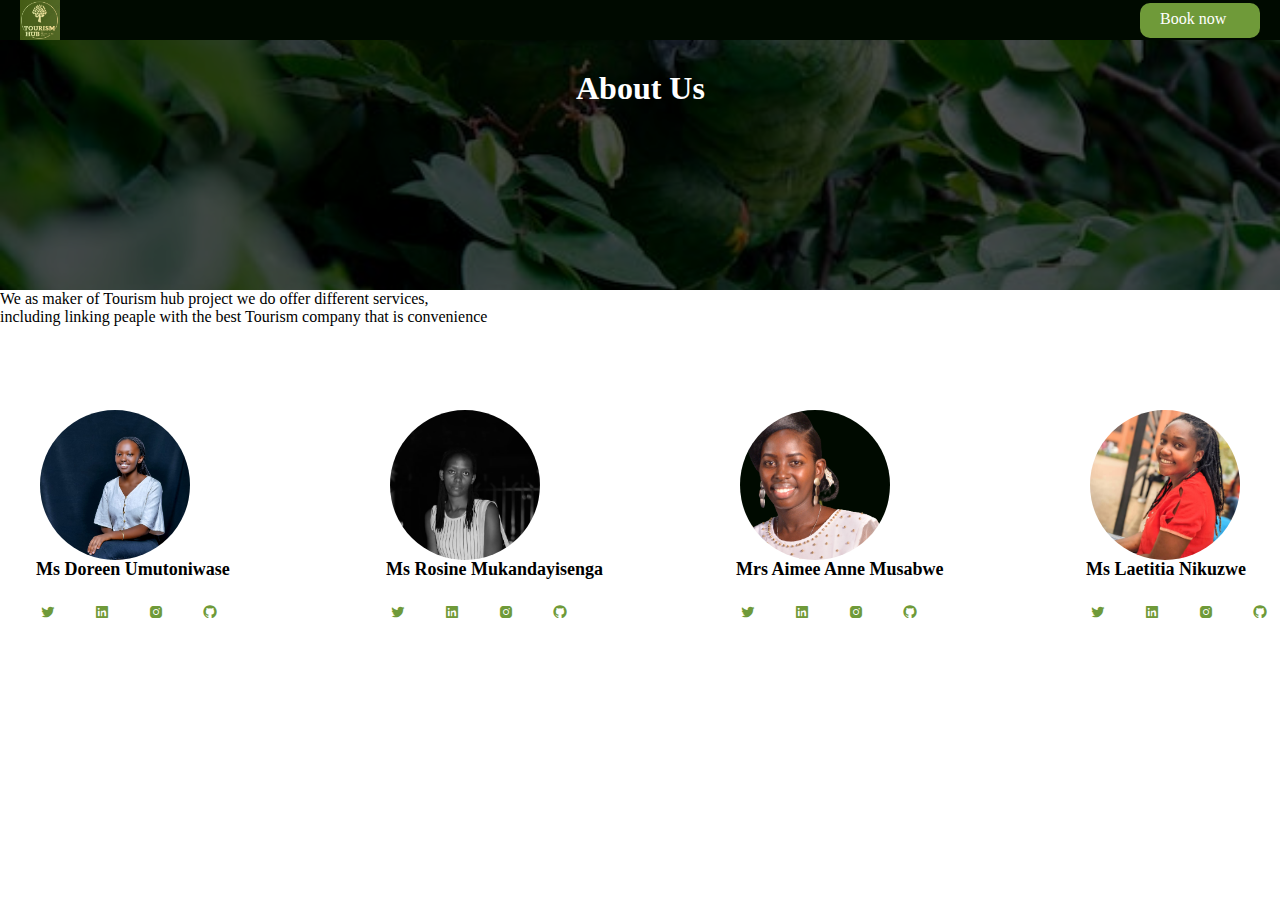
<file: about.html>
<!DOCTYPE html>
<html lang="en">
<head>
    <meta charset="UTF-8">
    <meta http-equiv="X-UA-Compatible" content="IE=edge">
    <meta name="viewport" content="width=device-width, initial-scale=1.0">
    <title>about us</title>
    <link rel="stylesheet" href="about.css">
    <link href='https://unpkg.com/boxicons@2.1.4/css/boxicons.min.css' rel='stylesheet'>
</head>
<body>
 
    <header>
        <div class="logo">
           <img src="image/Logo Project.PNG">
            <div class="button">Book now</div>
        </div>
        <div class="image">
        
        <div class="opacity">
            </div>
            <h1 id="opaque">About Us </h1>
        </div>
    </header>
    
       
    <div class="wrapper">
        <div class="main-content">
            <div class="content">
            <p>We as maker of Tourism hub project we do offer different services,<br>
            including linking peaple with the best Tourism company that is convenience</p>
       </div>
     </div>
     <div class="images">
        <div class="one">
            <img src="./image/Doreen.jpeg">
            <h1 id="names">Ms Doreen Umutoniwase</h1>
            <div class="icon">
                <i class='bx bxl-twitter'></i>
                <i class='bx bxl-linkedin-square'></i>
                <i class='bx bxl-instagram-alt'></i>
                <i class='bx bxl-github'></i>
            </div>
        </div>
        <div class="one">
            <img src="./image/nge1.png">
            <h1 id="names">Ms Rosine Mukandayisenga</h1>
            <div class="icon">
                <i class='bx bxl-twitter'></i>
                <i class='bx bxl-linkedin-square'></i>
                <i class='bx bxl-instagram-alt'></i>
                <i class='bx bxl-github'></i>
            </div>
        </div>
        <div class="one">
            <img src="./image/amie2.png">
            <h1 id="names">Mrs Aimee Anne Musabwe</h1>
            <div class="icon">
                <i class='bx bxl-twitter'></i>
                <i class='bx bxl-linkedin-square'></i>
                <i class='bx bxl-instagram-alt'></i>
                <i class='bx bxl-github'></i>
            </div>
        </div>
        <div class="one">
            <img src="./image/Leatitia 2.jpeg">
            <h1 id="names">Ms Laetitia Nikuzwe</h1>
            <div class="icon">
                <i class='bx bxl-twitter'></i>
                <i class='bx bxl-linkedin-square'></i>
                <i class='bx bxl-instagram-alt'></i>
                <i class='bx bxl-github'></i>
            </div>
        </div>
    </div>
    </div>  
</body>
</html>
</file>
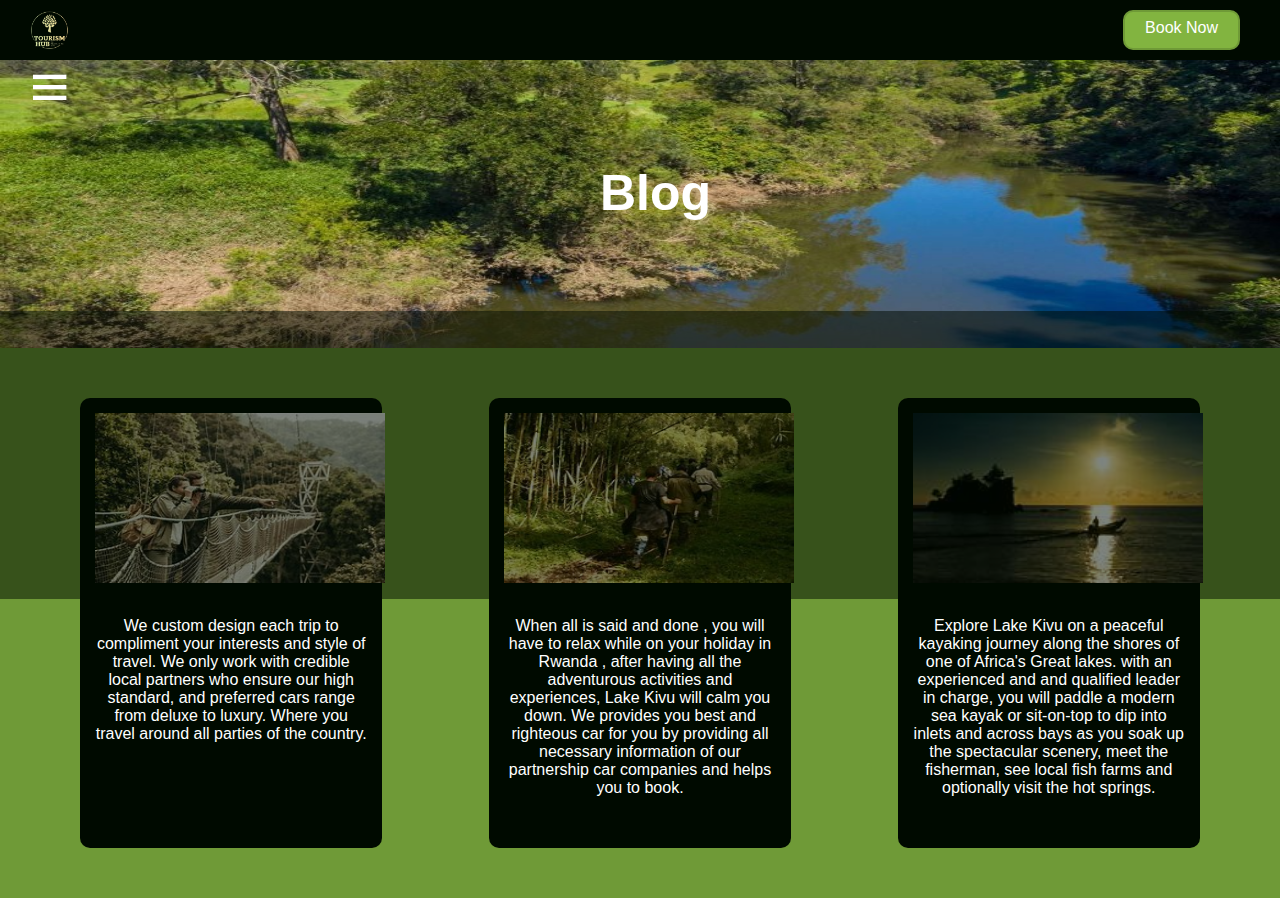
<file: blog.html>
<!DOCTYPE html>
<html lang="en">
<head>
    <meta charset="UTF-8">
    <meta http-equiv="X-UA-Compatible" content="IE=edge">
    <meta name="viewport" content="width=, initial-scale=1.0">
    <title>Tourism Hub</title>
    <link rel="icon" href="./pic/e4e991a5-600e-4a8a-b99d-25b14defedd5.jfif">
    <link href='https://unpkg.com/boxicons@2.1.4/css/boxicons.min.css' rel='stylesheet'>
    <link rel="stylesheet" href="./blog.css">
</head>
<body>
    <div class="container">
        <div class="header">
            <img src="./pic/e4e991a5-600e-4a8a-b99d-25b14defedd5.jfif" alt="logo">
            <a href="book.html">Book Now</a>
        </div>
        <div class="head">
        <img src="./pic/2016733840_3_1_210114_115308-w1000-h666.jpg" alt="photo">
        <div class="head3"></div>
        <div class="head2">
            <a href="#navbar" id="on"><i class='bx bx-menu'></i></a>
            <div class="navbar" id="navbar">
                <ul>
                    <li><a href="index.html"> Home</a></li>
                    <li><a href=""> About Us</a></li>
                    <li><a href="tours.html"> Tours</a></li>
                    <li><a href="blog.html"> Blogs</a></li>
                    <li><a href=""> Service</a></li>
                    <li><a href="contact.html"> Contact</a></li>
                    <li><a href="user.html"> Register</a></li>
                    
                    </ul>
            </div>
            <h1>Blog</h1>
            </div>
        </div>
        
        <div class="card">
        <div class="card1">
            <img src="./pic/download.jfif" alt="photo">
            <p>We custom design each trip to
                compliment your interests and 
                style of travel. We only work with 
                credible local  partners who 
                ensure our high standard, and
                 preferred cars range from deluxe
                 to luxury. Where you travel around
                all parties of the country.</p>
        </div>
        <div class="card1">
            <img src="./pic/valco.jfif" alt="photo">
            <p>When all is said and done , you 
                will have to relax while on your
                holiday  in Rwanda , after having 
                all the adventurous activities and
                experiences, Lake Kivu will calm
                you down. We provides you best 
                and righteous car for you by 
                providing all necessary
                information of our partnership car 
                companies and helps you to book.</p>
        </div>
        <div class="card1">
            <img src="./pic/OIP.jfif" alt="photo">
            <p>Explore Lake Kivu on a peaceful
                kayaking journey along the shores
                of one of Africa's Great lakes. with
                an experienced and and qualified 
                leader in charge, you will paddle 
                a modern sea kayak or sit-on-top
                to dip into inlets and across bays
                as you soak up the spectacular 
                scenery, meet the fisherman, 
                see local fish farms and optionally
                visit the hot springs. </p>
        </div></div>
    </div>
 <script src="blog.js"></script>
</body>
</html>
</file>
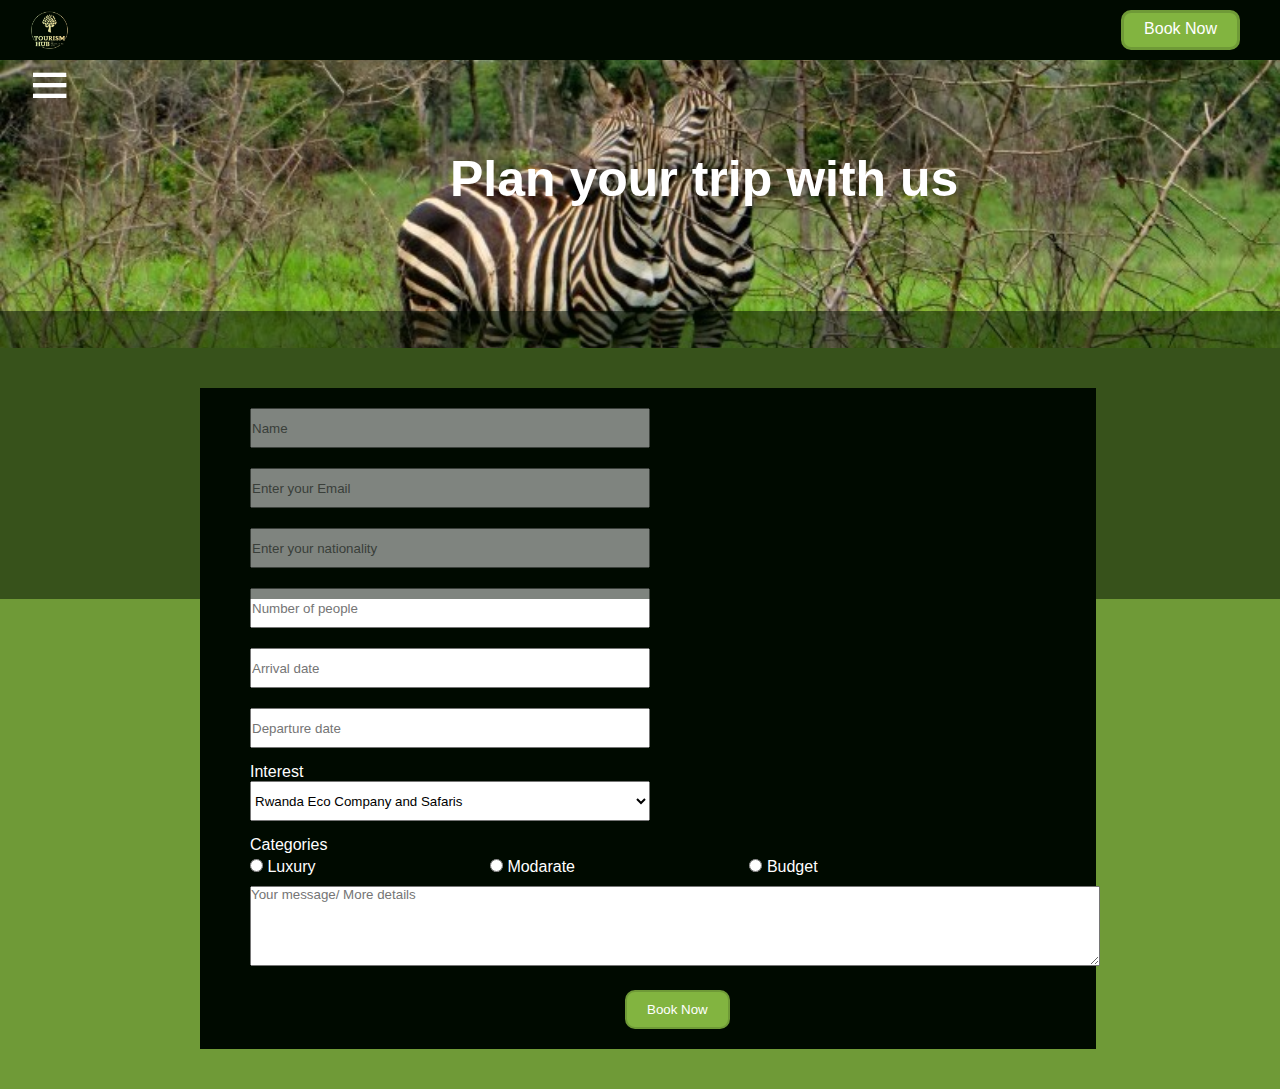
<file: book.html>
<!DOCTYPE html>
<html lang="en">
<head>
    <meta charset="UTF-8">
    <meta http-equiv="X-UA-Compatible" content="IE=edge">
    <meta name="viewport" content="width=, initial-scale=1.0">
    <title>Tourism Hub</title>
    <link rel="icon" href="./pic/e4e991a5-600e-4a8a-b99d-25b14defedd5.jfif">
    <link href='https://unpkg.com/boxicons@2.1.4/css/boxicons.min.css' rel='stylesheet'>
    <link rel="stylesheet" href="book.css">
<body>
      <div class="container">
        <div class="header">
            <img src="./pic/e4e991a5-600e-4a8a-b99d-25b14defedd5.jfif" alt="logo">
            <a href="book.html">Book Now</a>
        </div>
        <div class="head">
        <img src="./pic/IMG_2420-800x445.jpg" alt="photo">
        <div class="head2"></div>
        <a href="#navbar" id="on"><i class='bx bx-menu'></i></a>
        <div class="navbar" id="navbar">
            <ul>
                <li><a href="index.html"> Home</a></li>
                <li><a href=""> About Us</a></li>
                <li><a href="tours.html"> Tours</a></li>
                <li><a href="blog.html"> Blogs</a></li>
                <li><a href=""> Service</a></li>
                <li><a href="contact.html"> Contact</a></li>
                <li><a href="user.html"> Register</a></li>
                
                </ul>
        </div>
        <h1>Plan your trip with us</h1>
        </div>
        
            <div class="whole-form">
            <div class="form">
            <form >
                <input type="text" name="Name" placeholder="Name" required>
                <input type="Email" name="Email" placeholder="Enter your Email" required>
                <input type="text" name="Nationality" placeholder="Enter your nationality" required>
                <input type="number" name="Number" placeholder="Number of people" required>
                <input type="text" name="Arrival" placeholder="Arrival date" required>
                <input type="text" name="Departure" placeholder="Departure date"required>
                <p>Interest</p>
                <select name=" Company and Safaris" id="safari">
                    <option value="safaris">Rwanda Eco Company and Safaris</option>
                    <option value="safaris">Amahoro tours</option>
                    <option value="safaris">Volcanoes safaris</option>
                    <option value="safaris">Primate safaris</option>
                    <option value="safaris">Kimomo safaris</option>
                    <option value="safaris">Visit Rwanda</option>
                    <option value="safaris">Let's Go Tours Rwanda</option>
                    <option value="safaris">Universal  Ventures Rwanda</option>
                    <option value="safaris">Yambi Tours</option>
                    <option value="safaris">Hermosa Life Tours & Travel</option>
                    <option value="safaris">Neza Safaris</option>
                    <option value="safaris">Golden Rwanda safaris</option>
                </select>
            </form>
            <p>Categories</p>
           <div class="radio" >
            <input type="radio"  id="radio1" name="radio1" >
            <label for="option1">Luxury</label>
            <input type="radio" id="radio2" name="radio2" >
            <label for="option2">Modarate</label>
            <input type="radio" id="radio3" name="radio3" >
            <label for="option3" >Budget</label></div> 
            <textarea name="message" cols="50" rows="10" placeholder="Your message/ More details"></textarea>
            <button>Book Now</button>
        </div></div>
    </div>
 <script src="book.js"></script>
</body>
</html>
</file>
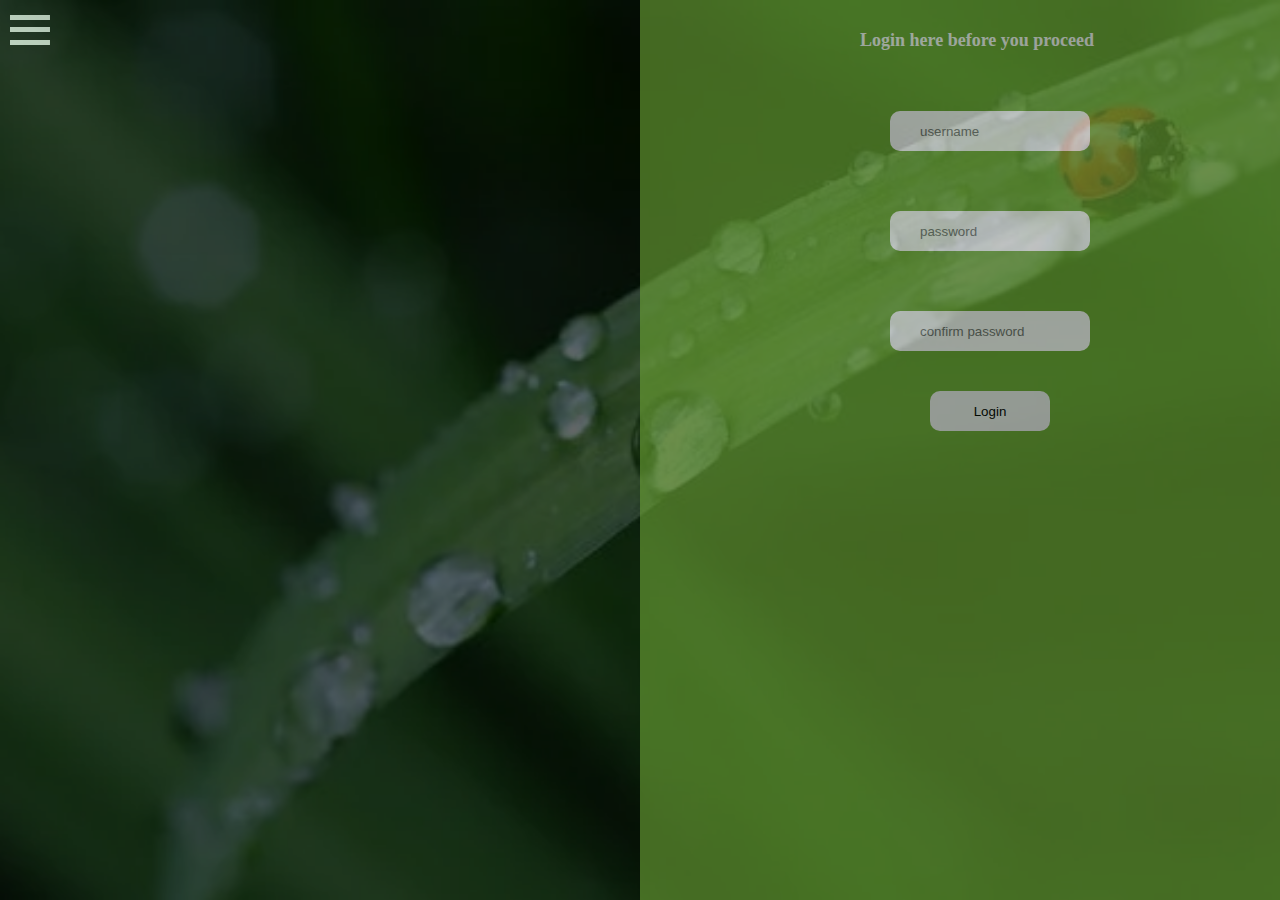
<file: login.html>
<!DOCTYPE html>
<html lang="en">
<head>
    <meta charset="UTF-8">
    <meta http-equiv="X-UA-Compatible" content="IE=edge">
    <meta name="viewport" content="width=device-width, initial-scale=1.0">
    <title>login page</title>
    <link rel="stylesheet" href="login.css">
    <link href='https://unpkg.com/boxicons@2.1.4/css/boxicons.min.css' rel='stylesheet'>
</head>
<body>
 <div class="wrapper">
    <div class="image"> 
        <i class='bx bx-menu'></i>

    </div>
    <div class="content">
        <h1>Login here before you proceed</h1>
    <input type="text"name="username" placeholder="username" id="username"><br>
    <input type="password"name="password"placeholder="password" id="password"><br>
    <input type="password" name="confirm password" placeholder="confirm password" id="confpswd"><br>
    <!-- <input type="login" name="login" id="login">Login<br> -->
    <button type="login" id="btn">Login</button>
    <div class="transparent"></div>
    </div>
    
 </div>  
</body>
</html>
</file>
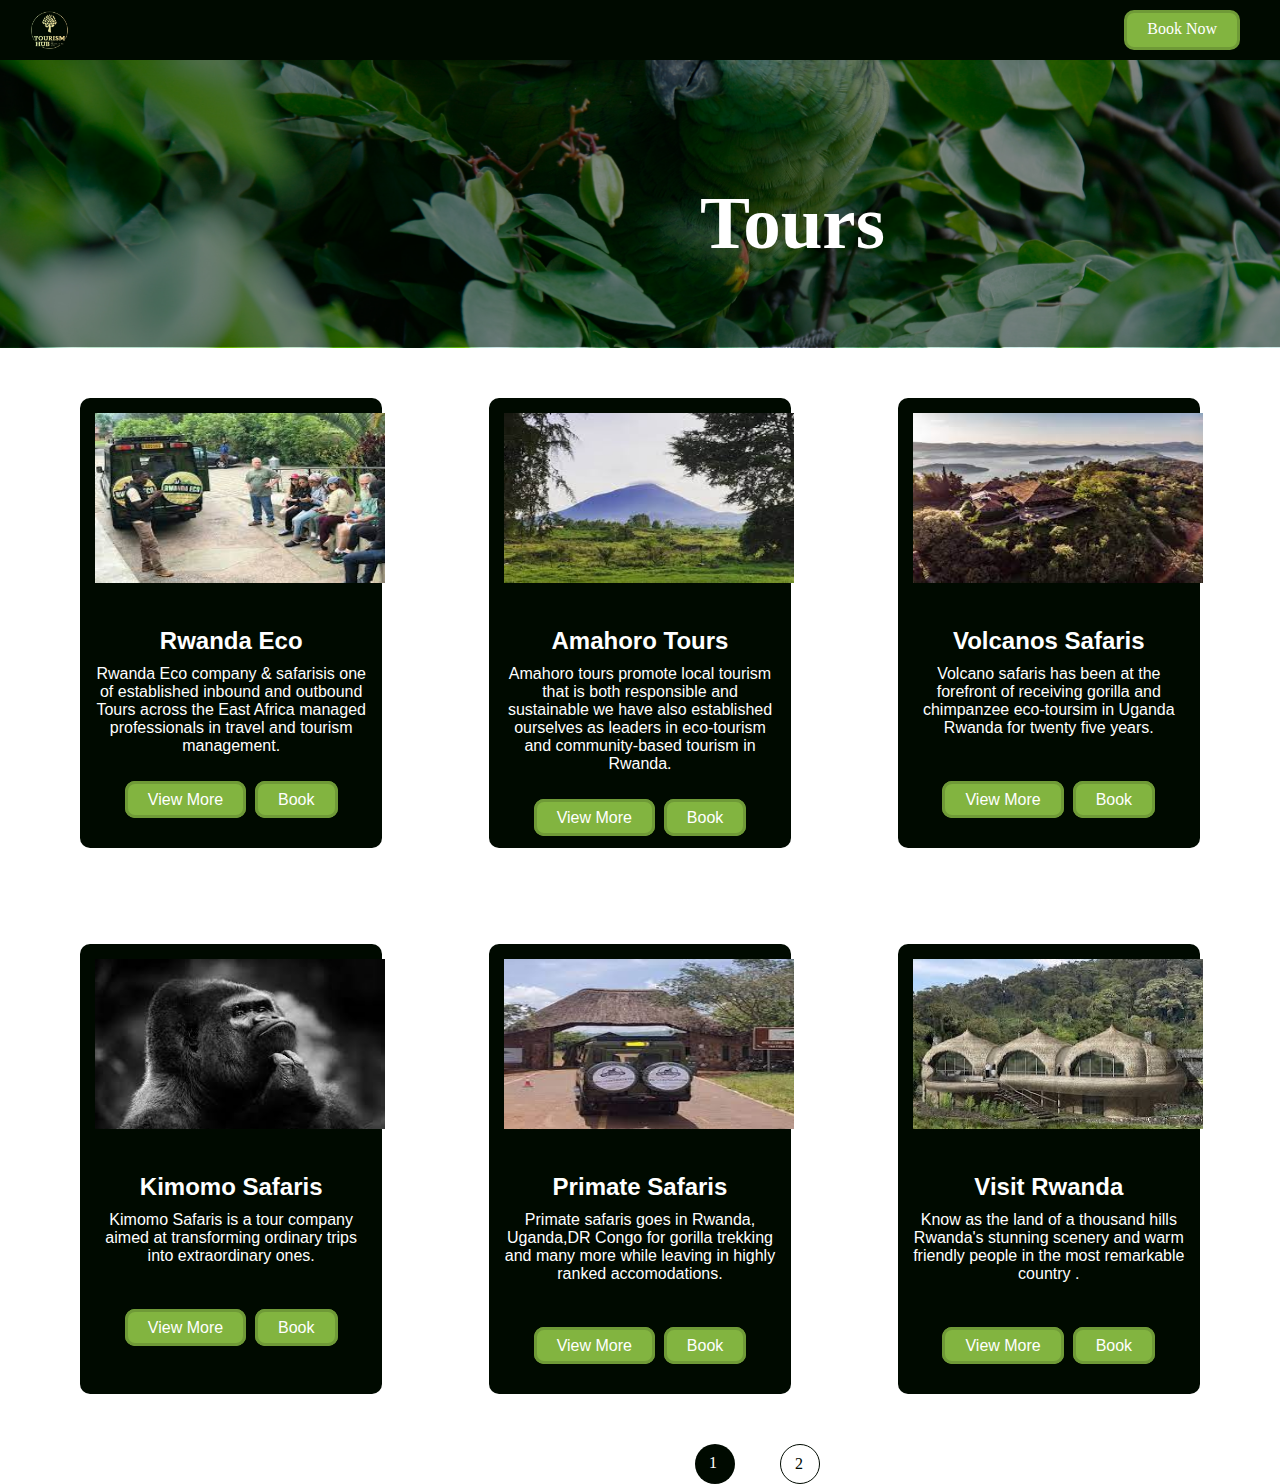
<file: tours.html>
<!DOCTYPE html>
<html lang="en">
<head>
    <meta charset="UTF-8">
    <meta http-equiv="X-UA-Compatible" content="IE=edge">
    <meta name="viewport" content="width=device-width, initial-scale=1.0">
    <title>Tours</title>
    <link rel="icon" href="./pic/e4e991a5-600e-4a8a-b99d-25b14defedd5.jfif">
    <link rel="stylesheet" href="./tours.css">
    <link href='https://unpkg.com/boxicons@2.1.4/css/boxicons.min.css' rel='stylesheet'>
</head>
<body>
    <div class="header">
        <img src="./pic/e4e991a5-600e-4a8a-b99d-25b14defedd5.jfif" alt="logo">
        <a href="book.html">Book Now</a>
    </div>
    <div class="pic">
        <img src="./images/pexels-claire-thibault-57021.jpg" alt="">
        <div class="trans"></div>
        <div class="tour"><h2>Tours</h2></div>
       <!-- <div class="menubar"> <a href=""><i class='bx bx-menu'></i></a></div> -->

    </div>
    <div class="card">
        <div class="card1" id="c1">
            <img src="./images/rwandaeco.jpeg" alt="photo">
            <h2>Rwanda Eco</h2>
            <p>Rwanda Eco company & safarisis
                one of established inbound and
                outbound Tours across the East
                Africa managed professionals
                in travel and tourism management.</p> <br><br>
                <a href="#" id="vm">View More</a>&nbsp;&nbsp;<a href="book.html">Book</a>
        </div>
        <div class="hiddendiv" id="hidden">
            <div class="carda">
                <img src="./images/rwandaeco.jpeg" alt="photo">
                <h2>Rwanda Eco</h2>
                <p><b>Location </b>: Rwanda <br>
                    <b> Destination</b>: Nyungwe N.park <br>
                     <b>Work-Hours</b>: 8am-17pm <br>
                     <b>Price</b>: 50$-100$</p> <br><br>
                    <a href="book.html">Book</a>
                    
            </div>
        </div>
        <div class="card1" id="am">
            <img src="./images/amahoro tours.jpeg" alt="photo">
            <h2>Amahoro Tours</h2>
            <p>Amahoro tours promote local
                tourism that is both responsible 
                and sustainable we have also established
                ourselves as leaders in eco-tourism and
                community-based tourism in Rwanda.</p><br><br>
                <a href="#" id="vie">View More</a>&nbsp;&nbsp;<a href="book.html">Book</a>
        </div>
        <div class="hiddendiv" id="hD">
            <div class="carda" id="cD">
                <img src="./images/amahoro tours.jpeg" alt="photo">
                <h2>Amahoro Tours</h2>
                <p><b>Location </b>: Rwanda <br>
                    <b> Destination</b>: Nyungwe N.park <br>
                     <b>Work-Hours</b>: 8am-17pm <br>
                     <b>Price</b>: 50$-100$</p> <br><br>
                    <a href="book.html">Book</a>
                    
            </div>
        </div>
        <div class="card1" id="v">
            <img src="./images/volcanosafaris.jpeg" alt="photo">
            <h2>Volcanos Safaris</h2>
            <p>Volcano safaris has been at the
                forefront of receiving gorilla and 
                chimpanzee eco-toursim in Uganda
                Rwanda for twenty five years. </p><br><br><br>
                <a href="#" id="view">View More</a>&nbsp;&nbsp;<a href="book.html">Book</a>
        </div>
        <div class="hiddendiv" id="rwa">
            <div class="carda">
                <img src="./images/volcanosafaris.jpeg" alt="photo">
                <h2>Volcanos Safaris</h2>
                <p><b>Location </b>: Rwanda <br>
                    <b> Destination</b>: Nyungwe N.park <br>
                     <b>Work-Hours</b>: 8am-17pm <br>
                     <b>Price</b>: 50$-100$</p> <br><br>
                    <a href="book.html">Book</a>
                    
            </div>
        </div>
  </div>

      <div class="card">
            <div class="card1" id="card1">
                <img src="./images/kimomo.jpeg" alt="photo">
                <h2>Kimomo Safaris</h2>
                <p>Kimomo Safaris is a tour company
                    aimed at transforming ordinary 
                    trips into extraordinary ones.</p><br><br><br>
                    <a href="#" id="btnV">View More</a>&nbsp;&nbsp;<a href="book.html">Book</a>

            </div>
            <div class="hiddendiv" id="hid">
                <div class="carda">
                    <img src="./images/kimomo.jpeg" alt="photo">
                    <h2>Kimomo Safaris</h2>
                    <p><b>Location </b>: Rwanda <br>
                        <b> Destination</b>: Nyungwe N.park <br>
                         <b>Work-Hours</b>: 8am-17pm <br>
                         <b>Price</b>: 50$-100$.</p> <br><br><br>
                        <a href="book.html">Book</a>
                        
                </div>
            </div>
            <div class="card1" id="car">
                <img src="./images/primate.jpeg" alt="photo">
                <h2>Primate Safaris</h2>
                <p>Primate safaris goes in Rwanda,
                    Uganda,DR Congo for gorilla 
                    trekking and many more while 
                    leaving in highly ranked 
                    accomodations.</p><br><br><br>
                    <a href="#" id="ps">View More</a>&nbsp;&nbsp;<a href="book.html">Book</a>
            </div>
            <div class="hiddendiv" id="primate">
                <div class="carda">
                    <img src="./images/primate.jpeg" alt="photo">
                    <h2>Primate Safaris</h2>
                    <p><b>Location </b>: Rwanda <br>
                        <b> Destination</b>: Nyungwe N.park <br>
                         <b>Work-Hours</b>: 8am-17pm <br>
                         <b>Price</b>: 50$-100$.</p> <br>
                        <a href="book.html">Book</a>
                        
                </div>
            </div>
            <div class="card1" id="visitRwanda">
                <img src="./images/visitrwanda.jpeg" alt="photo">
                <h2>Visit Rwanda</h2>
                <p>Know as the land of a thousand hills
                    Rwanda's stunning scenery and warm
                    friendly people in the most 
                    remarkable country .
                     </p><br><br><br>
                    <a href="#" id="visitview">View More</a>&nbsp;&nbsp;<a href="book.html">Book</a>
            </div>
            <div class="hiddendiv" id="visitHidden">
                <div class="carda">
                    <img src="./images/visitrwanda.jpeg" alt="photo">
                    <h2>Visit Rwanda</h2>
                    <p><b>Location </b>: Rwanda <br>
                        <b> Destination</b>: Nyungwe N.park <br>
                         <b>Work-Hours</b>: 8am-17pm <br>
                         <b>Price</b>: 50$-100$</p> <br><br>
                        <a href="book.html">Book</a>
                        
                </div>
            </div>
            
         </div>
            <a href=""><div class="crcl1">1</div></a><a href="tours1.html"><div class="crcl2">2</div></a>
            <script src="./tours.js"></script>
</body>
</html>
</file>
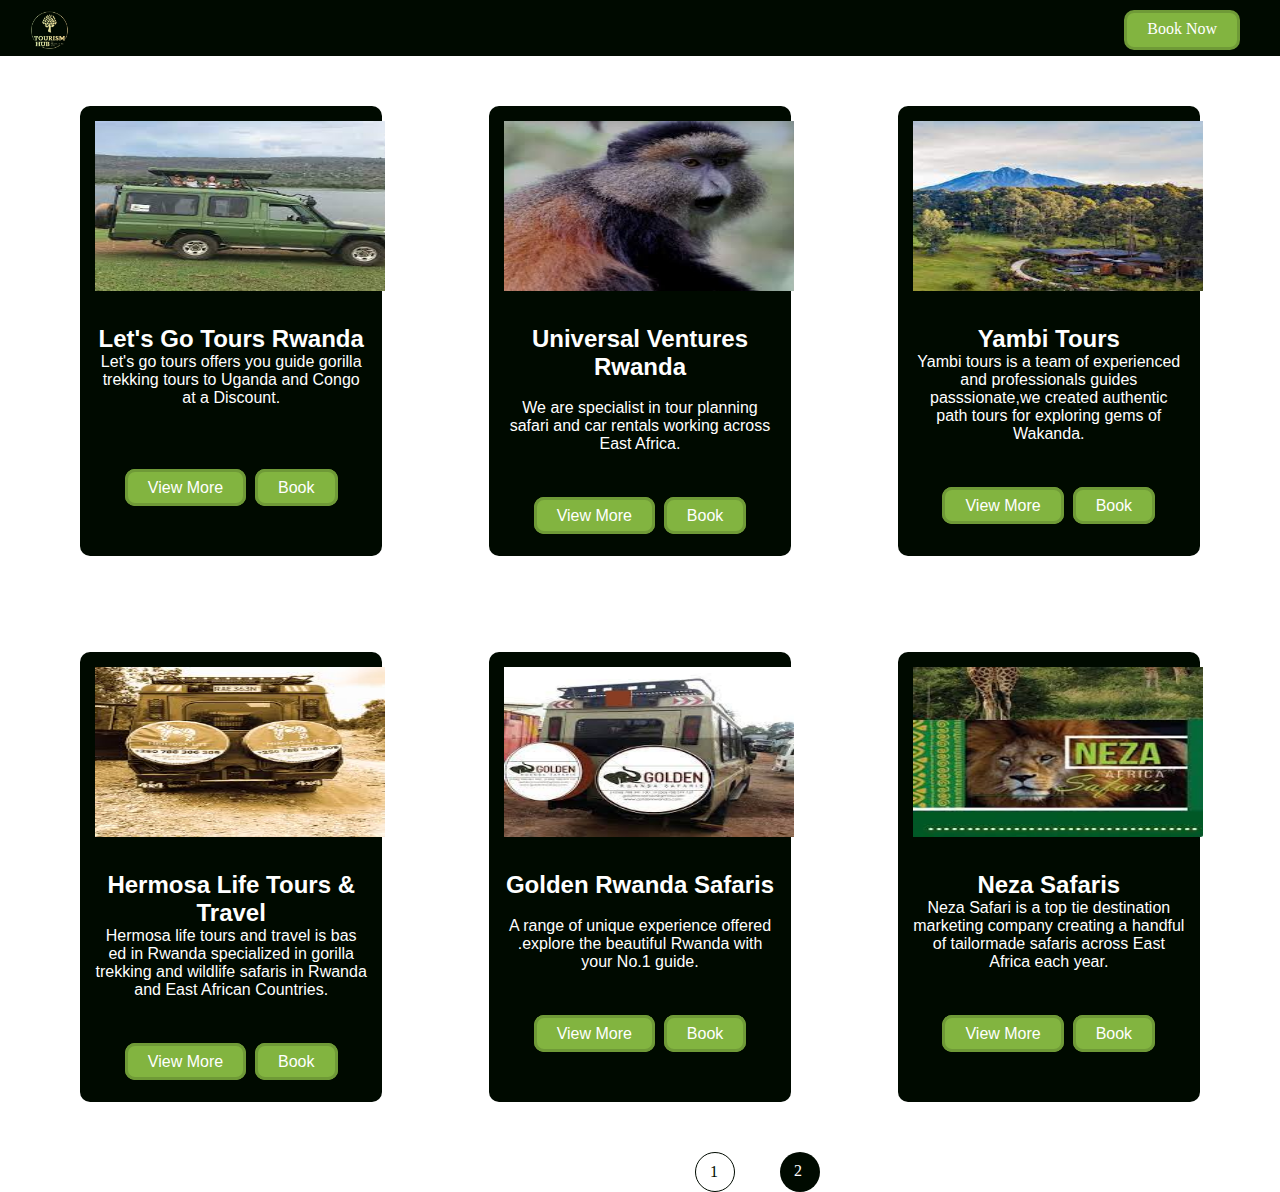
<file: tours1.html>
<!DOCTYPE html>
<html lang="en">
<head>
    <meta charset="UTF-8">
    <meta http-equiv="X-UA-Compatible" content="IE=edge">
    <meta name="viewport" content="width=device-width, initial-scale=1.0">
    <title>tours1</title>
    <link rel="icon" href="./pic/e4e991a5-600e-4a8a-b99d-25b14defedd5.jfif">
    <link rel="stylesheet" href="./tours1.css">
</head>
<body>
    <div class="header">
        <img src="./pic/e4e991a5-600e-4a8a-b99d-25b14defedd5.jfif" alt="logo">
        <a href="book.html">Book Now</a>
    </div>
    <div class="card">
        <div class="card1" id="lgtr">
            <img src="./images/letsgorwanda.jpeg" alt="photo">
            <h2>Let's Go Tours Rwanda</h2>
            <p>Let's go tours offers you guide 
                gorilla trekking tours to Uganda 
                and Congo at a Discount.</p> <br><br><br><br>
                <a href="#" id="lgview">View More</a>&nbsp;&nbsp;<a href="book.html">Book</a>
        </div>
        <div class="hiddendiv" id="letsgoHidden">
            <div class="carda">
                <img src="./images/rwandaeco.jpeg" alt="photo">
                <h2>Let's Go Tours Rwanda</h2><br>
                <p><b>Location </b>: Rwanda <br>
                   <b> Destination</b>: Nyungwe N.park <br>
                    <b>Work-Hours</b>: 8am-17pm <br>
                    <b>Price</b>: 50$-100$</p> <br><br>
                    <a href="book.html">Book</a>
                    
            </div>
        </div>
        <div class="card1" id="uvr">
            <img src="./images/universalve.jpeg" alt="photo">
            <h2>Universal Ventures Rwanda</h2><br>
            <p>We are specialist in tour planning
                safari and car rentals working 
                across East Africa.</p><br><br><br>
                <a href="#" id="uvrview">View More</a>&nbsp;&nbsp;<a href="book.html">Book</a>
        </div>
        <div class="hiddendiv" id="uvrHidden">
            <div class="carda">
                <img src="./images/rwandaeco.jpeg" alt="photo">
                <h2>Universal Ventures Rwanda</h2><br>
                <p><b>Location </b>: Rwanda <br>
                    <b> Destination</b>: Nyungwe N.park <br>
                     <b>Work-Hours</b>: 8am-17pm <br>
                     <b>Price</b>: 50$-100$</p> <br>
                    <a href="book.html">Book</a>
                    
            </div>
        </div>
        <div class="card1" id="yT">
            <img src="./images/yambi tours.jpeg" alt="photo">
            <h2>Yambi Tours</h2>
            <p>Yambi tours is a team of 
            experienced and professionals 
            guides passsionate,we created
            authentic path tours for exploring 
            gems of Wakanda. </p><br><br><br>
                <a href="#" id="yambiview">View More</a>&nbsp;&nbsp;<a href="book.html">Book</a>
        </div>
        <div class="hiddendiv" id="yambiHidden">
            <div class="carda">
                <img src="./images/rwandaeco.jpeg" alt="photo">
                <h2>Yambi Tours</h2>
                <p><b>Location </b>: Rwanda <br>
                    <b> Destination</b>: Nyungwe N.park <br>
                     <b>Work-Hours</b>: 8am-17pm <br>
                     <b>Price</b>: 50$-100$</p> <br><br>
                    <a href="book.html">Book</a>
                    
            </div>
        </div>
    </div>
        <div class="card">
            <div class="card1" id="hlt">
                <img src="./images/hermosa.jpeg" alt="photo">
                <h2>Hermosa Life Tours & Travel</h2>
                <p>Hermosa life tours and travel is bas
                    ed in Rwanda specialized in gorilla
                    trekking and wildlife safaris in
                    Rwanda and East African Countries.</p><br><br><br>
                    <a href="#" id="hltview">View More</a>&nbsp;&nbsp;<a href="book.html">Book</a>

            </div>
            <div class="hiddendiv" id="hermosaHidden">
                <div class="carda">
                    <img src="./images/rwandaeco.jpeg" alt="photo">
                    <h2>Hermosa Life Tours & Travel</h2>
                    <p><b>Location </b>: Rwanda <br>
                        <b> Destination</b>: Nyungwe N.park <br>
                         <b>Work-Hours</b>: 8am-17pm <br>
                         <b>Price</b>: 50$-100$</p> <br><br>
                        <a href="book.html">Book</a>
                        
                </div>
            </div>
            <div class="card1" id="grs">
                <img src="./images/goldenrwanda.jpeg" alt="photo">
                <h2>Golden Rwanda Safaris</h2><br>
                <p>A range of unique experience 
                    offered .explore the beautiful
                    Rwanda with your No.1 guide.</p><br><br><br>
                    <a href="#" id="goldenview">View More</a>&nbsp;&nbsp;<a href="book.html">Book</a>
            </div>
            <div class="hiddendiv" id="goldenHidden">
                <div class="carda">
                    <img src="./images/rwandaeco.jpeg" alt="photo">
                    <h2>Golden Rwanda Safaris</h2><br>
                    <p><b>Location </b>: Rwanda <br>
                        <b> Destination</b>: Nyungwe N.park <br>
                         <b>Work-Hours</b>: 8am-17pm <br>
                         <b>Price</b>: 50$-100$</p> <br><br><br><br>
                        <a href="book.html">Book</a>
                        
                </div>
            </div>
            <div class="card1" id="ns">
                <img src="./images/neza.jpeg" alt="photo">
                <h2>Neza Safaris</h2>
                <p>Neza Safari is a top tie destination
                    marketing company creating a
                    handful of tailormade safaris across
                    East Africa each year.
                     </p><br><br><br>
                    <a href="#" id="nezaview">View More</a>&nbsp;&nbsp;<a href="book.html">Book</a>
            </div>
            <div class="hiddendiv" id="nezaHidden">
                <div class="carda">
                    <img src="./images/rwandaeco.jpeg" alt="photo">
                    <h2>Neza Safaris</h2><br>
                    <p><b>Location </b>: Rwanda <br>
                        <b> Destination</b>: Nyungwe N.park <br>
                         <b>Work-Hours</b>: 8am-17pm <br>
                         <b>Price</b>: 50$-100$</p> <br><br>
                        <a href="book.html">Book</a>
                        
                </div>
            </div>


        </div>
            <a href="tours.html"><div class="crcl1">1</div></a><a href=""><div class="crcl2">2</div></a>
            <script src="./tours1.js"></script>
</body>
</html>
</file>
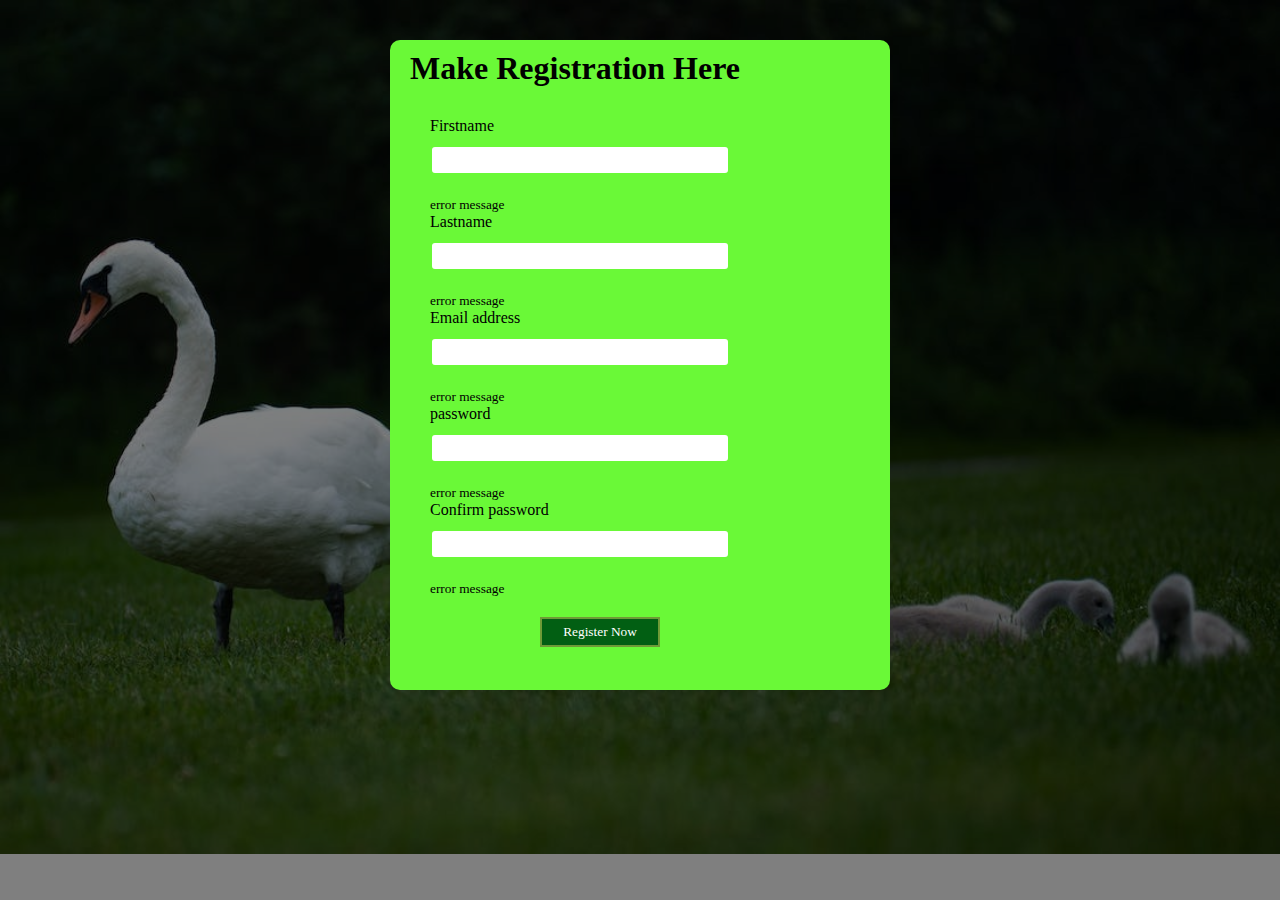
<file: user.html>
<!DOCTYPE html>
<html lang="en">
<head>
    <meta charset="UTF-8">
    <meta http-equiv="X-UA-Compatible" content="IE=edge">
    <meta name="viewport" content="width=device-width, initial-scale=1.0">
    <title>User Registration</title>
    <link rel="stylesheet" href="user.css">
    <link rel="stylesheet" href="http://code.ionicframework.com/ionicons/2.0.1/css/ionicons.min.css">
</head>
<body>
    <div class="opacity"></div>
    <div class="icon"><i class="ion-android-menu"></i></div>
    <div class="container">
    <div class="header">
      <h1>Make Registration Here</h1>
     </div>
     <form class="form" id="form" onsubmit="signup(event)">
      <div class="form-control">
         <label for="userName"name="firstname" id="userName">Firstname</label>
         <input type="text"name="userName">
      </div>
      <small>error message</small>
      <div class="form-control">
         <label for="lastname"name="lastname" id="txtlastname">Lastname</label>
         <input type="text"name="lastname">
      </div>
      <small>error message</small>
      <div class="form-control">
         <label for="email"name="email" id="txtemail">Email address</label>
         <input type="email"name="email">
      </div>
      <small>error message</small>
      <div class="form-control">
         <label for="password"name="password" id="txtpswd">password</label>
         <input type="password"name="password">
        </div> 
        <small>error message</small>
      <div class="form-control">
         <label for="password2"name="password2" id="confpswd">Confirm password</label>
         <input type="password2"name="password2">
         </div>
         <small>error message</small>
     </form>
  <button type="submit"id="btn"> Register Now</button>
 <script src="/user.js"></script>   
</body>
</html>
</file>
<file: about.css>
*{
    margin: 0;
    padding: 0;
    box-sizing: border-box;
}
header{
    width: 100%;
    height: 40px;
    background: #000a00;
}
.logo img{
    width: 40px;
    height: 40px;
    margin-left: 20px;
}
.button{
    width: 120px;
    height: 35px;
    background: #6f9a39;
    color:white;
    float: right;
    margin-right: 20px;
    border-radius: 10px;
    margin-top:2.5px;
    font-family: century Gothic;
    padding-left: 20px;
    padding-top: 7px;
}
.button:hover{
    background: #000a00;
    border: 2px solid #6f9a39;
}
.image{
    width: 100%;
    height: 250px;
    background-image: url(./image/birds.jpeg);
    background-position: center;
    background-size: cover;
    background-repeat: no-repeat;
    margin-top: -3.9px;
    z-index: -1;
}
.opacity{
    width: 100%;
    height: 250px;   
    margin-top: 39.9px;
    position: absolute;
    background:black;
    top: 0;
    left: 0;
    opacity: .7;
    /* z-index: 1; */
}
 h1{
    color: white;
    position:absolute;
    z-index: 3;
    margin-left: 45%;
    margin-top: 30px;
}
.wrapper{
    width: 100%;
    height: 40px;
    margin-top: 250px;
    display: block;

} 
 .one img{
    width: 150px;
    height: 150px;
    margin-top: 20px;
    margin-right: 200px;
    border-radius: 50%;
    object-fit: cover;
}
#names{
    color: black;
    font-size: 18px;
    font-family: century Gothic;
    margin-left: -4px;
    margin-top: -5px;
    display:flex;
}

.main-content{
    display: block;
    width: 100%;
    height: 100px;
}
/* .content p{
color: white;
text-align: center;
align-items: center;
} */

.images{
    display: flex;
    margin-left: 40px;

}
.icon i{
    height: 50px;
    width:50px;
    color: #6f9a39;
    margin-top:40px
}
</file>
<file: blog.css>
*{
    margin: 0;
    padding: 0;
    box-sizing: border-box;
}
.header img{
    width: 40px;
    height: 40px;
}
.header a{
    color: white;
    background-color: #82b440;
    border: 2px solid #6f9a37;
    text-decoration: none;
    padding: 7px 20px;
    border-radius: 10px;
    font-family: Verdana, Geneva, Tahoma, sans-serif;
    font-weight: 500;
}
.header a:hover{
    color: #82b440;
    background-color: #000a00;
    border: 3px solid #6f9a37;
  }
.header{
    display: flex;
    position: fixed;
    width: 100%;
    justify-content: space-between;
    padding:10px 40px 10px 30px ;
    background-color: #000a00;  
}
.head img{
    margin-top: 60px;
   height: 288px;
   width: 100%;
}
.head3{

    height: 288px;
    background-color: #000a00;
    bottom: 301px;
    width: 100%;
    opacity: 0.5;
    position: absolute;
}
.head2{
    position: relative;
}
.head2 h1{
    position: absolute;
    color: white;
    font-size: 50px;
    bottom: 130px;
    margin-left: 600px;
    font-family: 'Segoe UI', Tahoma, Geneva, Verdana, sans-serif;
}
.head2 a i{
    z-index: 1;
    position: fixed;
    bottom: 240px;
    left: 25px;
    position: absolute;
    color: white;
    font-size: 50px;
}
.card1 img{
    width: 290px;
    height: 200px;
    padding-bottom: 30px;
}
.card{
    display: flex;
    margin-top: -4px;
    justify-content: space-between;
    padding: 50px 80px;
    background-color: #6f9a37;
    font-family: 'Segoe UI', Tahoma, Geneva, Verdana, sans-serif;
}
.card1{
    width: 27%;
    height: 450px;
    background-color: #000a00;
    color: white;
    padding: 15px 15px;
    border-radius: 10px;
    text-align: center;
}
.navbar{
    display: none;
    position: absolute;
    padding-left: 50px;
    background-color: #000a00;
    bottom: 270px;
    margin-left: 70px;
    line-height: 35px;
    padding-bottom: 20px;
    text-align: center;
    font-weight: bolder;
    position: fixed;
}
.navbar ul{
    display: block;
    text-decoration: underline;
    text-underline-offset: 8px;
    text-decoration-color: #82b440;
    font-family: 'Segoe UI', Tahoma, Geneva, Verdana, sans-serif;
    font-size: 20px;
    padding-right: 40px;
}
.navbar ul li {
    list-style: none;
}
.navbar ul li a{
    color: #6f9a37;
    list-style: none;
    text-decoration: none;
}
</file>
<file: book.css>
*{
    margin: 0;
    padding: 0;
    box-sizing: border-box;
}
.header img{
    width: 40px;
    height: 40px;
}
.header a{
 
    color: white;
    background-color: #82b440;
    border: 3px solid #6f9a37;
    text-decoration: none;
    padding: 7px 20px;
    border-radius: 10px;
    font-family: Verdana, Geneva, Tahoma, sans-serif;
    font-weight: 500;
}
.header a:hover{
    color: #82b440;
    background-color: #000a00;
    border: 3px solid #6f9a37;
  }
.header{
    display: flex;
    z-index: 1;
    width: 100%;
    position: fixed;
    justify-content: space-between;
    padding:10px 40px 10px 30px ;
    background-color: #000a00;
 
    
}
.head img{
   height: 288px;
   margin-top: 60px;
   width: 100%;
   object-fit: cover;
}
.head2{
    height: 288px;
    background-color: #000a00;
    /* position: relative; */
    bottom: 301px;
    width: 100%;
    opacity: 0.5;
    position: absolute;
}
.head h1{
    text-align: center;
    position: absolute;
    color: white;
    font-size: 50px;
    margin-left: 450px;
    top: 150px;
    font-family: 'Segoe UI', Tahoma, Geneva, Verdana, sans-serif;
}
.head a i{
    top: 60px;
    color: white;
    position: absolute;
    position: fixed;
    left: 25px;
    font-size: 50px;
    z-index: 1;
}
.form form input{
    width: 400px;
    height: 40px;
    outline: none;
    margin-top: 20px;
    margin-left: 50px;
}
.form{
    width: 70%;
    margin-left: 200px;
    background-color: #000a00;
   
}
.whole-form{
    margin-top: -4px;
    padding-bottom:40px ;
    padding-top: 40px;
    font-family: 'Segoe UI', Tahoma, Geneva, Verdana, sans-serif;
    width: 100%;
    background-color: #6f9a37;
}
.form select{
    width: 400px;
    height: 40px;
    margin-left: 50px;
    outline: none;
}
.form p{
    color: white;
    margin-left: 50px;
    padding-top: 15px;
}
.form textarea{
    width: 850px;
    outline: none;
    height: 80px;
    margin-left: 50px;
    font-family: 'Segoe UI', Tahoma, Geneva, Verdana, sans-serif;
}
.form button{
    color: white;
    background-color: #82b440;
    border: 2px solid #6f9a37;
    text-decoration: none;
    padding: 10px 20px;
    border-radius: 10px;
    font-family: Verdana, Geneva, Tahoma, sans-serif;
    font-weight: 500;
    margin-left: 425px;
    margin-top: 20px;
    margin-bottom: 20px;
}
.form button:hover{
    color: #82b440;
    background-color: #000a00;
    border: 3px solid #6f9a37;
  }
.radio{
    color: white;
    padding-top: 4px;
    padding-bottom: 10px;
}
.radio input{
    margin-left: 50px;  
}
.radio label{
    margin-right: 120px;
}
.navbar{
    position: absolute;
    position: fixed;
    padding-left: 50px;
    background-color: #000a00;
    top: 120px;
    display: none;
    margin-left: 50px;
    line-height: 35px;
    padding-bottom: 20px;
    text-align: center;
    font-weight: bolder;
}
.navbar ul{
    /* margin-left: 240px; */
    display: block;
    text-decoration: underline;
    text-underline-offset: 8px;
    text-decoration-color: #82b440;
    font-family: 'Segoe UI', Tahoma, Geneva, Verdana, sans-serif;
    font-size: 20px;
    padding-right: 40px;
}
.navbar ul li {
    list-style: none;
}
.navbar ul li a{
    color: #6f9a37;
    list-style: none;
    text-decoration: none;
}
</file>
<file: login.css>
*{
    margin: 0;
    padding: 0;
    box-sizing: border-box;
}
body{
    background-image: url(./image/green\ water.webp);
    background-position: top;
    background-size: cover;
    background-repeat: no-repeat;
}
.wrapper{
    display: flex;
}
.image{
    width: 100vw;
    height: 100vh;
    background: black;
    opacity: .6;
    position: absolute;
    z-index: 1;
}
.content{
    width: 50vw;
    height: 100vh;
    background:#6fa937;
    margin-left: 50%;
    z-index: 2;
    opacity: .6;
}
.content input{
    width: 200px;
    height: 40px;
    border-radius: 10px;
    margin-left: 250px;
    margin-top: 60px;
    border: none;
    padding-left: 30px;
    z-index: 3;
}
input ::placeholder{
    text-align: center;
    
}
.image i{
    font-size: 60px;
    color: white;
    float: left;
}
#btn{
    width: 120px;
    height: 40px;
    border-radius: 10px;
    margin-left: 290px;
    margin-top: 40px;
    border: none;
}
h1{
    font-family: century Gothic;
    font-size: 18px;
    margin-left: 220px;
    margin-top: 30px;
    color: white;
   z-index: 4;
}
</file>
<file: tours.css>
*{
    margin: 0;
    padding: 0;
    box-sizing: border-box;
    text-decoration: none;

}
.header img{
    width: 40px;
    height: 40px;
}
.header a{
    color: white;
    background-color: #82b440;
    border: 3px solid #6f9a37;
    text-decoration: none;
    padding: 7px 20px;
    border-radius: 10px;
    /* font-family: Verdana, Geneva, Tahoma, sans-serif; */
    font-weight: 500;
}
.header{
    display: flex;
    justify-content: space-between;
    padding:10px 40px 10px 30px ;
    background-color: #000a00;
   
}
.pic img{
    height: 288px;
   width: 100%;
   object-fit: cover;
}
.trans{
    background-color: #000a00;
    position: absolute;
    height: 288px;
    width: 100%;
    opacity: 0.5;
    margin-top: -293px;
}
.tour{
    position: absolute;
    font-weight: bold;
    color: white;
    text-align: center;
    margin-top: -182px;
    font-weight: 790;
    font-size: 50px;
    margin-left: 690px;
}
.card1 img{
    width: 290px;
    height: 200px;
    padding-bottom: 30px;
}
.card{
    display: flex; 
    margin-top: -4px;
    justify-content: space-between;
    padding: 50px 80px;
    background-color: #ffffff;
    font-family: 'Segoe UI', Tahoma, Geneva, Verdana, sans-serif;
    
}
.card a{
    color: white;
    background-color: #82b440;
    border: 3px solid #6f9a37;
    text-decoration: none;
    padding: 7px 20px;
    border-radius: 10px;
    /* font-family: Verdana, Geneva, Tahoma, sans-serif; */
    font-weight: 500;

}
.card1{
    width: 27%;
 
    height: 450px;
    background-color: #000a00;
    color: white;
    padding: 15px 15px;
    border-radius: 10px;
    text-align: center;
}
.crcl1{
    background-color: #000a00;
    border-radius: 50%;
    width: 40px;
    height: 40px;
    color: white;
    padding: 20px;
    padding-top: 10px;
    padding-left: 14px;
    margin-left: 695px;
}

.crcl2{
    background-color: white;
    border-radius: 50%;
    width: 40px;
    height: 40px;
    color: #000a00;
    padding: 20px;
    padding-top: 10px;
    padding-left: 14px;
    margin-left: 780px;
    border: 1px solid #000a00;
    margin-top: -40px;

}
h2{
    padding: 10px;
}
.hiddendiv{
    display: flex;
    margin-top: -4px;
    justify-content: space-between;
    padding: 50px 80px;
    background-color: #ffffff;
    font-family: 'Segoe UI', Tahoma, Geneva, Verdana, sans-serif;
    width: 500px;
    /* position: absolute; */
    display: none;
   


}
.carda{
    width: 100%;
 
    height: 450px;
    background-color: #000a00;
    color: white;
    padding: 15px 15px;
    border-radius: 10px;
    text-align: center;
}
 .menubar a{
    /* margin-top: -22px; */
    position: absolute;
 
}
</file>
<file: tours1.css>
*{
    margin: 0;
    padding: 0;
    box-sizing: border-box;
    text-decoration: none;

}
.header img{
    width: 40px;
    height: 40px;
}
.header a{
    color: white;
    background-color: #82b440;
    border: 3px solid #6f9a37;
    text-decoration: none;
    padding: 7px 20px;
    border-radius: 10px;
    /* font-family: Verdana, Geneva, Tahoma, sans-serif; */
    font-weight: 500;
}
.header{
    display: flex;
    justify-content: space-between;
    padding:10px 40px 10px 30px ;
    background-color: #000a00;
   
}

.card1 img{
    width: 290px;
    height: 200px;
    padding-bottom: 30px;
}
.card{
    display: flex;margin-top: -4px;
    justify-content: space-between;
    padding: 50px 80px;
    background-color: #ffffff;
    font-family: 'Segoe UI', Tahoma, Geneva, Verdana, sans-serif;
}
.card a{
    color: white;
    background-color: #82b440;
    border: 3px solid #6f9a37;
    text-decoration: none;
    padding: 7px 20px;
    border-radius: 10px;
    /* font-family: Verdana, Geneva, Tahoma, sans-serif; */
    font-weight: 500;

}
.card1{
    width: 27%;
 
    height: 450px;
    background-color: #000a00;
    color: white;
    padding: 15px 15px;
    border-radius: 10px;
    text-align: center;
}
.crcl1{
    background-color:white;
    border-radius: 50%;
    width: 40px;
    height: 40px;
    color: #000a00;
    padding: 20px;
    padding-top: 10px;
    padding-left: 14px;
    margin-left: 695px;
    border: 1px solid #000a00;
}
.crcl2{
    background-color: #000a00;
    border-radius: 50%;
    width: 40px;
    height: 40px;
    color: white;
    padding: 20px;
    padding-top: 10px;
    padding-left: 14px;
    margin-left: 780px;
    
    margin-top: -40px;

}
.hiddendiv{
    display: flex;
    margin-top: -4px;
    justify-content: space-between;
    padding: 50px 80px;
    background-color: #ffffff;
    font-family: 'Segoe UI', Tahoma, Geneva, Verdana, sans-serif;
    width: 500px;
    /* position: absolute; */
    display: none;
   


}
.carda{
    width: 100%;
 
    height: 450px;
    background-color: #000a00;
    color: white;
    padding: 15px 15px;
    border-radius: 10px;
    text-align: center;
}
</file>
<file: user.css>
*{
    margin: 0px;
    padding: 0px;
    box-sizing: border-box;
}
body{
    background-image: url(./image/bird2.jpeg);
    background-position: top;
    background-size: cover;
    background-repeat: no-repeat;
}
.opacity{
    width: 100%;
    height: 100%;
    background: black;
    position: absolute;
    opacity: 0.5;
    z-index: -1;
}
.icon{
    width: 40px;
    height: 40px;
    padding-left: 30px;
    padding-top: 20px;
}
.icon .ion-android-menu{
    font-size: 40px;
    color: white;
}
.container{
    width: 500px;
    height: 650px;
    margin: auto;
    background: #6af937;
    border-radius: 10px;
    overflow: hidden;
}
.header{
    padding:10px 20px;
}
.form{
    padding: 20px 40px;
}
.form-control{
    margin-bottom: 10px;
    padding-bottom: 10px;
    position: relative;
}
.form-control label{
    margin-bottom: 10px;
    display: inline-block;
}
.form-control .success input{
    border-color: 2px solid darkgreen;
}
.form-control.error input{
    border-color: 2px solid red;
}
.form-control input{
    display: block;
    height:30px;
    width: 300px;
    border-radius: 5px;
    border: 2px solid #6af937;
}
.form-control small{
    position: absolute;
    padding: 3px;
    visibility: hidden;
}
button{
    width: 120px;
    height: 30px;
    background: #025f13;
    color:white;
    font-family: 'poppins';
    margin-left: 150px;
    border: 2px solid #6f9a37;
}
.form-control.success input{
    border-color: white;
}
.form-control.error input{
    border-color: red;
}
</file>
